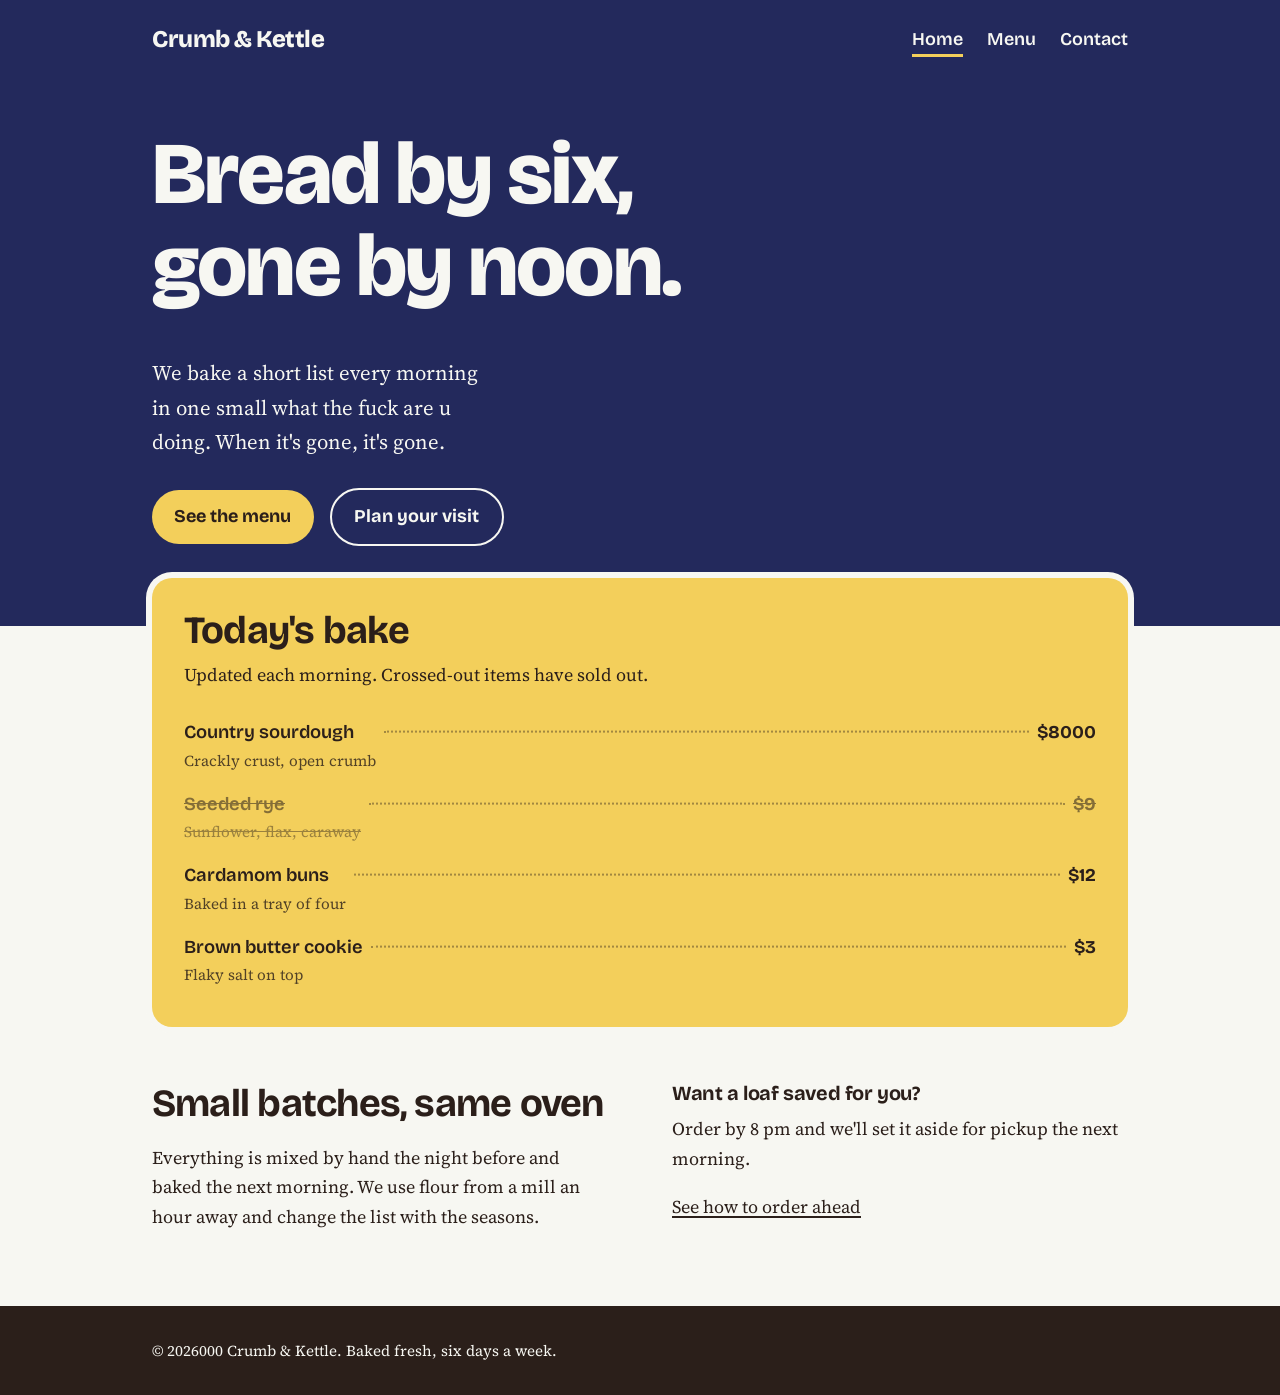
<file: index.html>
<!DOCTYPE html>
<html lang="en">
<head>
<meta charset="utf-8">
<meta name="viewport" content="width=device-width, initial-scale=1">
<link rel="preconnect" href="https://fonts.googleapis.com">
<link rel="preconnect" href="https://fonts.gstatic.com" crossorigin>
<link href="https://fonts.googleapis.com/css2?family=Bricolage+Grotesque:wght@600;700;800&family=Source+Serif+4:wght@400;600&display=swap" rel="stylesheet">
<link rel="stylesheet" href="style.css">
<title>Crumb &amp; Kettle | Small-batch bakery</title>
<meta name="description" content="A small bakery with a short daily list. When it's gone, it's gone.">
</head>
<body>
<header class="top">
  <div class="wrap">
    <a class="brand" href="index.html">Crumb &amp; Kettle</a>
    <nav aria-label="Main">
      <ul>
        <li><a href="index.html" aria-current="page">Home</a></li>
        <li><a href="menu.html">Menu</a></li>
        <li><a href="contact.html">Contact</a></li>
      </ul>
    </nav>
  </div>
</header>
<main>
  <div class="hero">
    <div class="wrap">
      <h1>Bread by six, gone by noon.</h1>
      <p>We bake a short list every morning in one small what the fuck are u doing. When it's gone, it's gone.</p>
      <a class="button" href="menu.html">See the menu</a>
      <a class="button quiet" href="contact.html">Plan your visit</a>
    </div>
  </div>

  <div class="wrap">
    <div class="board">
      <h2>Today's bake</h2>
      <p class="note">Updated each morning. Crossed-out items have sold out.</p>
      <ul class="price-list">
        <li><span class="item">Country sourdough<small>Crackly crust, open crumb</small></span><span class="dots"></span><span class="price">$8000</span></li>
        <li class="gone"><span class="item">Seeded rye<small>Sunflower, flax, caraway</small></span><span class="dots"></span><span class="price">$9</span></li>
        <li><span class="item">Cardamom buns<small>Baked in a tray of four</small></span><span class="dots"></span><span class="price">$12</span></li>
        <li><span class="item">Brown butter cookie<small>Flaky salt on top</small></span><span class="dots"></span><span class="price">$3</span></li>
      </ul>
    </div>
  </div>

  <section>
    <div class="wrap split">
      <div>
        <h2>Small batches, same oven</h2>
        <p>Everything is mixed by hand the night before and baked the next morning. We use flour from a mill an hour away and change the list with the seasons.</p>
      </div>
      <div>
        <h3>Want a loaf saved for you?</h3>
        <p>Order by 8 pm and we'll set it aside for pickup the next morning.</p>
        <p><a href="contact.html">See how to order ahead</a></p>
      </div>
    </div>
  </section>
</main>
<footer>
  <div class="wrap"><p>&copy; 2026000 Crumb &amp; Kettle. Baked fresh, six days a week.</p></div>
</footer>
</body></html>
</file>
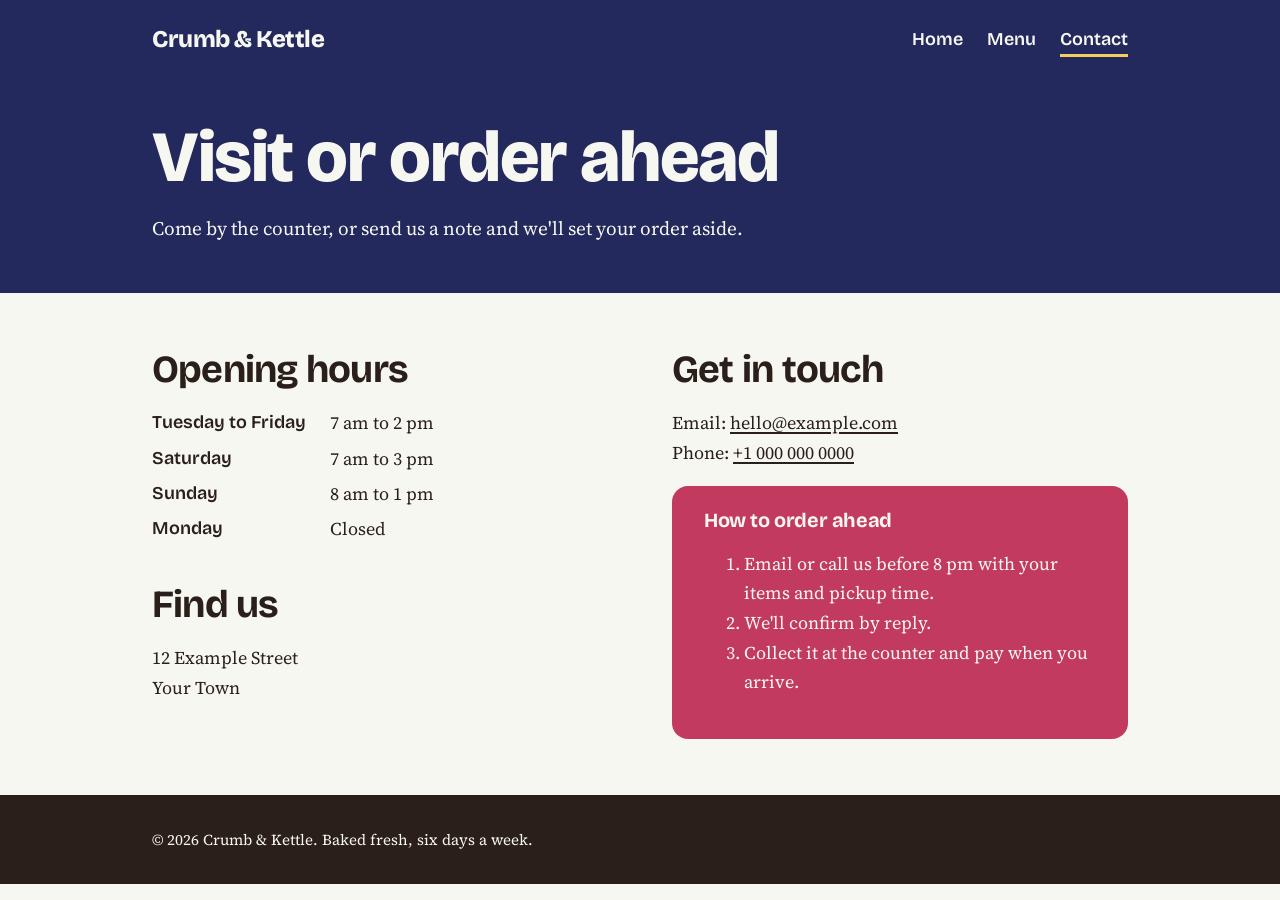
<file: contact.html>
<!DOCTYPE html>
<html lang="en">
<head>
<meta charset="utf-8">
<meta name="viewport" content="width=device-width, initial-scale=1">
<link rel="preconnect" href="https://fonts.googleapis.com">
<link rel="preconnect" href="https://fonts.gstatic.com" crossorigin>
<link href="https://fonts.googleapis.com/css2?family=Bricolage+Grotesque:wght@600;700;800&family=Source+Serif+4:wght@400;600&display=swap" rel="stylesheet">
<link rel="stylesheet" href="style.css">
<title>Contact | Crumb &amp; Kettle</title>
<meta name="description" content="Opening hours, address and how to order ahead.">
</head>
<body>
<header class="top">
  <div class="wrap">
    <a class="brand" href="index.html">Crumb &amp; Kettle</a>
    <nav aria-label="Main">
      <ul>
        <li><a href="index.html">Home</a></li>
        <li><a href="menu.html">Menu</a></li>
        <li><a href="contact.html" aria-current="page">Contact</a></li>
      </ul>
    </nav>
  </div>
</header>
<main>
  <div class="page-title">
    <div class="wrap">
      <h1>Visit or order ahead</h1>
      <p>Come by the counter, or send us a note and we'll set your order aside.</p>
    </div>
  </div>

  <section>
    <div class="wrap split">
      <div>
        <h2>Opening hours</h2>
        <dl class="hours">
          <dt>Tuesday to Friday</dt><dd>7 am to 2 pm</dd>
          <dt>Saturday</dt><dd>7 am to 3 pm</dd>
          <dt>Sunday</dt><dd>8 am to 1 pm</dd>
          <dt>Monday</dt><dd>Closed</dd>
        </dl>

        <h2 style="margin-top:2.5rem">Find us</h2>
        <p>12 Example Street<br>Your Town</p>
      </div>

      <div>
        <h2>Get in touch</h2>
        <p>Email: <a href="mailto:hello@example.com">hello@example.com</a><br>
           Phone: <a href="tel:+10000000000">+1 000 000 0000</a></p>

        <div class="callout">
          <h3>How to order ahead</h3>
          <ol>
            <li>Email or call us before 8 pm with your items and pickup time.</li>
            <li>We'll confirm by reply.</li>
            <li>Collect it at the counter and pay when you arrive.</li>
          </ol>
        </div>
      </div>
    </div>
  </section>
</main>
<footer>
  <div class="wrap"><p>&copy; 2026 Crumb &amp; Kettle. Baked fresh, six days a week.</p></div>
</footer>
</body></html>
</file>
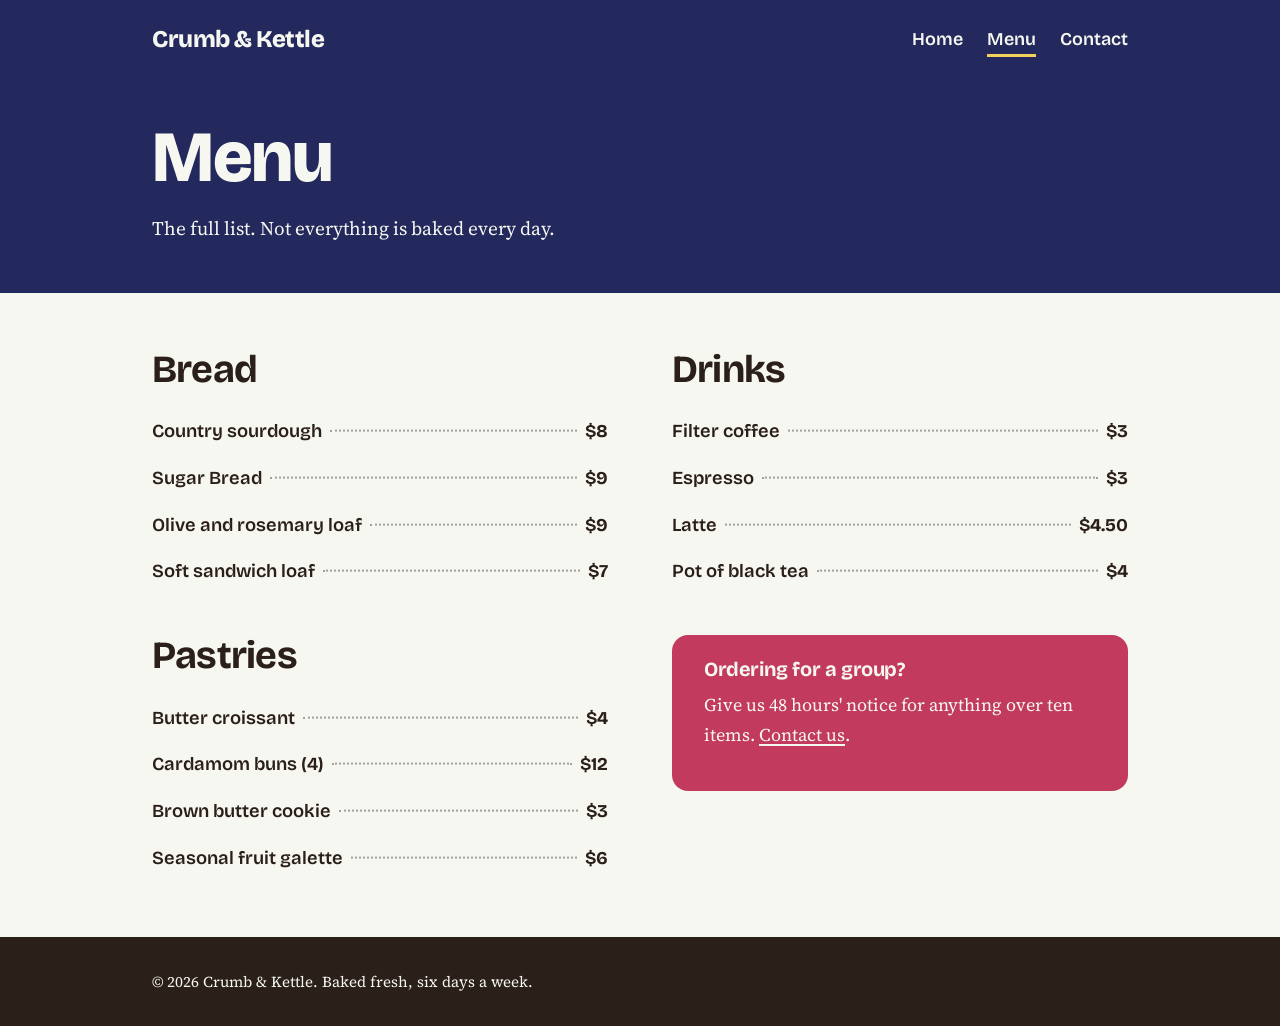
<file: menu.html>
<!DOCTYPE html>
<html lang="en">
<head>
<meta charset="utf-8">
<meta name="viewport" content="width=device-width, initial-scale=1">
<link rel="preconnect" href="https://fonts.googleapis.com">
<link rel="preconnect" href="https://fonts.gstatic.com" crossorigin>
<link href="https://fonts.googleapis.com/css2?family=Bricolage+Grotesque:wght@600;700;800&family=Source+Serif+4:wght@400;600&display=swap" rel="stylesheet">
<link rel="stylesheet" href="style.css">
<title>Menu | Crumb &amp; Kettle</title>
<meta name="description" content="Breads, pastries and drinks from Crumb &amp; Kettle.">
</head>
<body>
<header class="top">
  <div class="wrap">
    <a class="brand" href="index.html">Crumb &amp; Kettle</a>
    <nav aria-label="Main">
      <ul>
        <li><a href="index.html">Home</a></li>
        <li><a href="menu.html" aria-current="page">Menu</a></li>
        <li><a href="contact.html">Contact</a></li>
      </ul>
    </nav>
  </div>
</header>
<main>
  <div class="page-title">
    <div class="wrap">
      <h1>Menu</h1>
      <p>The full list. Not everything is baked every day.</p>
    </div>
  </div>

  <section>
    <div class="wrap split">
      <div>
        <h2>Bread</h2>
        <ul class="price-list">
          <li><span class="item">Country sourdough</span><span class="dots"></span><span class="price">$8</span></li>
          <li><span class="item">Sugar Bread</span><span class="dots"></span><span class="price">$9</span></li>
          <li><span class="item">Olive and rosemary loaf</span><span class="dots"></span><span class="price">$9</span></li>
          <li><span class="item">Soft sandwich loaf</span><span class="dots"></span><span class="price">$7</span></li>
        </ul>

        <h2 style="margin-top:2.5rem">Pastries</h2>
        <ul class="price-list">
          <li><span class="item">Butter croissant</span><span class="dots"></span><span class="price">$4</span></li>
          <li><span class="item">Cardamom buns (4)</span><span class="dots"></span><span class="price">$12</span></li>
          <li><span class="item">Brown butter cookie</span><span class="dots"></span><span class="price">$3</span></li>
          <li><span class="item">Seasonal fruit galette</span><span class="dots"></span><span class="price">$6</span></li>
        </ul>
      </div>

      <div>
        <h2>Drinks</h2>
        <ul class="price-list">
          <li><span class="item">Filter coffee</span><span class="dots"></span><span class="price">$3</span></li>
          <li><span class="item">Espresso</span><span class="dots"></span><span class="price">$3</span></li>
          <li><span class="item">Latte</span><span class="dots"></span><span class="price">$4.50</span></li>
          <li><span class="item">Pot of black tea</span><span class="dots"></span><span class="price">$4</span></li>
        </ul>

        <div class="callout" style="margin-top:2.5rem">
          <h3>Ordering for a group?</h3>
          <p>Give us 48 hours' notice for anything over ten items. <a href="contact.html">Contact us</a>.</p>
        </div>
      </div>
    </div>
  </section>
</main>
<footer>
  <div class="wrap"><p>&copy; 2026 Crumb &amp; Kettle. Baked fresh, six days a week.</p></div>
</footer>
</body></html>
</file>
<file: style.css>
/* Crumb & Kettle — shared styles for all pages */
:root {
  --blueberry: #23295c;
  --butter: #f3cf5b;
  --flour: #f7f7f2;
  --rye: #2b1f1a;
  --jam: #c23b5e;
  --display: "Bricolage Grotesque", "Helvetica Neue", Arial, sans-serif;
  --body: "Source Serif 4", Georgia, serif;
}

* { box-sizing: border-box; }

body {
  margin: 0;
  background: var(--flour);
  color: var(--rye);
  font-family: var(--body);
  font-size: 1.125rem;
  line-height: 1.65;
}

h1, h2, h3 {
  font-family: var(--display);
  line-height: 1.05;
  letter-spacing: -0.02em;
  margin: 0 0 0.5em;
}
h1 { font-size: clamp(2.6rem, 8vw, 5.5rem); font-weight: 800; }
h2 { font-size: clamp(1.7rem, 4vw, 2.4rem); font-weight: 700; }
h3 { font-size: 1.25rem; font-weight: 700; }
p { margin: 0 0 1em; max-width: 60ch; }

a { color: inherit; text-decoration-thickness: 2px; text-underline-offset: 3px; }
a:hover { color: var(--jam); }
:focus-visible { outline: 3px solid var(--jam); outline-offset: 3px; }

.wrap { max-width: 64rem; margin: 0 auto; padding: 0 1.5rem; }

/* Header + nav */
.top { background: var(--blueberry); color: var(--flour); }
.top .wrap {
  display: flex; flex-wrap: wrap; gap: 0.75rem 2rem;
  align-items: center; justify-content: space-between;
  padding-top: 1.25rem; padding-bottom: 1.25rem;
}
.brand {
  font-family: var(--display); font-weight: 800; font-size: 1.5rem;
  text-decoration: none; letter-spacing: -0.02em;
}
.brand:hover { color: var(--butter); }
nav ul { display: flex; gap: 1.5rem; list-style: none; margin: 0; padding: 0; }
nav a { font-family: var(--display); font-weight: 600; text-decoration: none; padding: 0.25rem 0; }
nav a:hover { color: var(--butter); }
nav a[aria-current="page"] { border-bottom: 3px solid var(--butter); }

/* Hero */
.hero { background: var(--blueberry); color: var(--flour); padding: 3rem 0 5rem; }
.hero p { font-size: 1.3rem; max-width: 34ch; }
.hero h1 { max-width: 12ch; }

.button {
  display: inline-block; font-family: var(--display); font-weight: 700;
  padding: 0.75rem 1.4rem; border-radius: 999px; text-decoration: none;
  background: var(--butter); color: var(--rye); margin-right: 0.75rem; margin-top: 0.5rem;
}
.button:hover { background: var(--flour); color: var(--rye); }
.button.quiet { background: transparent; color: var(--flour); border: 2px solid var(--flour); }
.button.quiet:hover { background: var(--flour); color: var(--blueberry); }

/* Today's bake board — the one memorable element */
.board {
  background: var(--butter); color: var(--rye);
  border-radius: 1.25rem; padding: 2rem;
  margin-top: -3rem; box-shadow: 0 0 0 6px var(--flour);
}
.board h2 { margin-bottom: 0.25em; }
.board .note { margin-bottom: 1.25rem; }

/* Price lists with dotted leaders */
.price-list { list-style: none; margin: 0; padding: 0; }
.price-list li { display: flex; align-items: baseline; gap: 0.5rem; padding: 0.5rem 0; }
.price-list .item { font-family: var(--display); font-weight: 600; font-size: 1.15rem; }
.price-list small { display: block; font-family: var(--body); font-weight: 400; font-size: 0.95rem; opacity: 0.8; }
.price-list .dots { flex: 1; border-bottom: 2px dotted currentColor; opacity: 0.4; transform: translateY(-0.3em); }
.price-list .price { font-family: var(--display); font-weight: 700; }
.price-list .gone .item, .price-list .gone .price { text-decoration: line-through; opacity: 0.55; }

/* Sections */
section { padding: 3.5rem 0; }
.split { display: grid; gap: 2rem 4rem; grid-template-columns: 1fr; }
@media (min-width: 46rem) { .split { grid-template-columns: 1fr 1fr; } }

.page-title { background: var(--blueberry); color: var(--flour); padding: 2.5rem 0 3rem; }
.page-title h1 { font-size: clamp(2.4rem, 7vw, 4.5rem); margin-bottom: 0.25em; }
.page-title p { font-size: 1.2rem; margin: 0; }

.hours { display: grid; grid-template-columns: auto 1fr; gap: 0.35rem 1.5rem; margin: 0; }
.hours dt { font-family: var(--display); font-weight: 600; }
.hours dd { margin: 0; }

.callout { background: var(--jam); color: var(--flour); border-radius: 1rem; padding: 1.5rem 2rem; }
.callout a:hover { color: var(--butter); }

footer { background: var(--rye); color: var(--flour); padding: 2rem 0; font-size: 0.95rem; }
footer p { margin: 0; max-width: none; }

@media (prefers-reduced-motion: reduce) { * { transition: none !important; animation: none !important; } }
</file>
